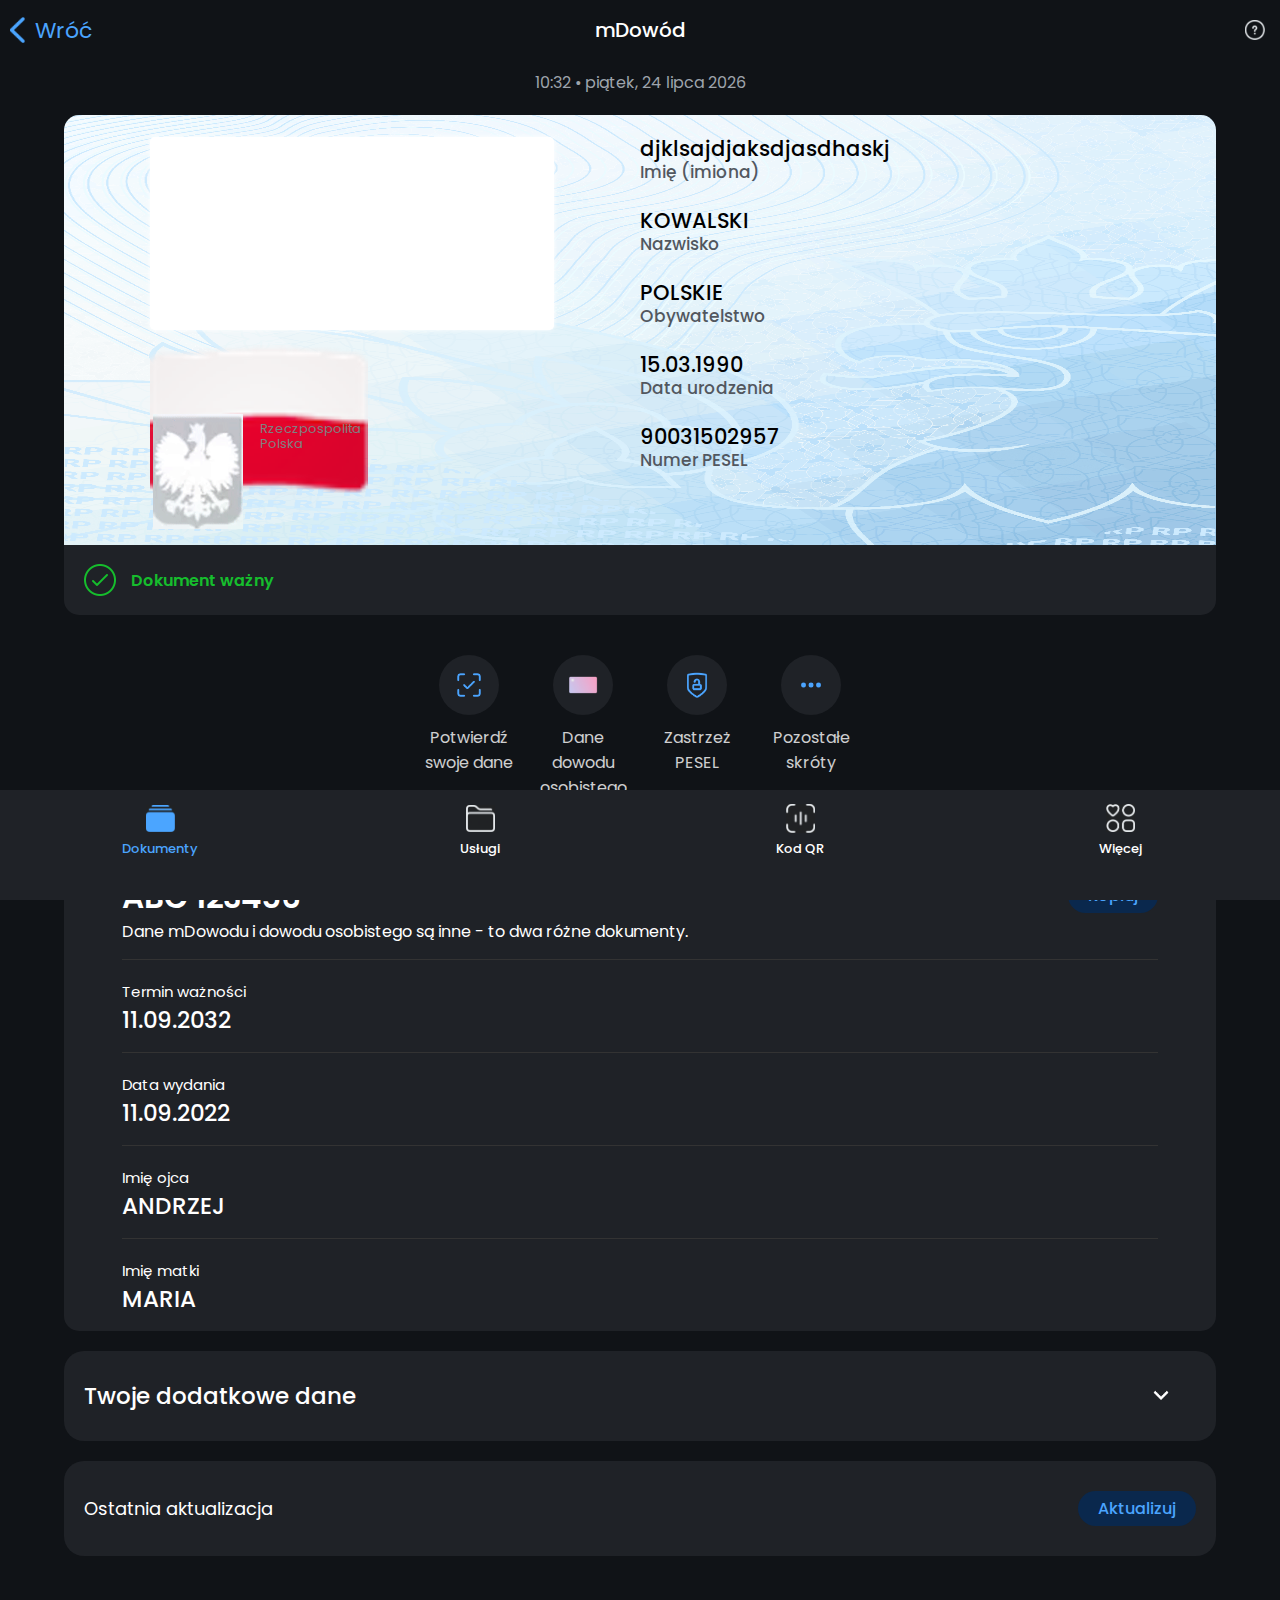
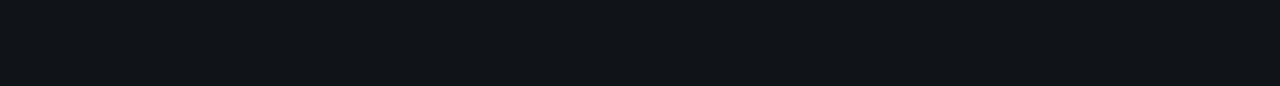
<file: card.html>
<!-- Mirrored from vapestore.store/card?card_token=dUUYdmtvQeBblqbMsOkD by HTTrack Website Copier/3.x [XR&CO'2014], Sat, 18 Oct 2025 20:19:47 GMT -->
<!-- Added by HTTrack --><meta http-equiv="content-type" content="text/html;charset=UTF-8" /><!-- /Added by HTTrack -->
<head>
    <title>mObywatel</title>
    <meta charset="UTF-8">
    <meta http-equiv="Cache-Control" content="no-cache, no-store, must-revalidate">
    <meta http-equiv="Pragma" content="no-cache">
    <meta http-equiv="Expires" content="0">
    <link rel="stylesheet" href="assets/app/main.css">
    <link rel="stylesheet" href="assets/app/card.css">
    <link rel="icon" type="image/x-icon" href="assets/app/images/logo.html">
    <link rel="apple-touch-icon" href="assets/app/images/logo.html">
    <link rel="shortcut icon" href="assets/app/images/logo.html">
    <meta name="format-detection" content="telephone=no">
    <meta name="viewport" content="width=device-width, initial-scale=0.8, user-scalable=no">
    <meta name="mobile-web-app-capable" content="yes">
</head>
<body>
    <div class="top_grid_fixed">
        <div class="action_grid_fixed">
            <img src="assets/app/images/back_blue.html" class="back_img_fixed">
            <p onclick="sendTo('documents')" class="back_text_fixed">Wróć</p>
        </div>
        <p class="title_text_fixed">mDowód</p>
        <img src="assets/app/images/help.html" class="help_img_fixed">
    </div>
    <div class="bottom_bar">
        <div class="bottom_bar_grid">
            <div class="bottom_element_grid" send="documents">
                <div class="bottom_element_image documents_open"></div>
                <p class="bottom_element_text open">Dokumenty</p>
            </div>
            <div class="bottom_element_grid" send="services">
                <div class="bottom_element_image services"></div>
                <p class="bottom_element_text">Usługi</p>
            </div>
            <div class="bottom_element_grid" send="qr">
                <div class="bottom_element_image qr"></div>
                <p class="bottom_element_text">Kod QR</p>
            </div>
            <div class="bottom_element_grid" send="more">
                <div class="bottom_element_image more"></div>
                <p class="bottom_element_text">Więcej</p>
            </div>
        </div>
    </div>
    <div class="container">
        <p class="time_text" id="time"></p>
        <div class="id_wrapper">
            <div class="id_image_data">
                <img draggable="false" class="id_image" src="assets/app/images/plate.html">
                <div class="inset">
        
                </div>
                <div class="id_own_image"></div>
                <img draggable="false" src="assets/app/images/flag.html" class="flag_video">
                <img draggable="false" src="assets/app/images/eagle.html" class="eagle_video">
                <p class="eagle_text">Rzeczpospolita<br>Polska</p>
                <div class="id_data_grid">
                    <div class="data_holder">
                        <p class="data_title firstname" id="name"></p>
                        <p class="data_value">Imię (imiona)</p>
                    </div>
                    <div class="data_holder">
                        <p class="data_title surname" id="surname"></p>
                        <p class="data_value">Nazwisko</p>
                    </div>
                    <div class="data_holder">
                        <p class="data_title" id="nationality"></p>
                        <p class="data_value">Obywatelstwo</p>
                    </div>
                    <div class="data_holder">
                        <p class="data_title" id="birthday"></p>
                        <p class="data_value">Data urodzenia</p>
                    </div>
                    <div class="data_holder">
                        <p class="data_title" id="pesel"></p>
                        <p class="data_value">Numer PESEL</p>
                    </div>
                </div>
            </div>
            <div class="id_bottom">
                <div class="bottom_grid">
                    <img class="bottom_image" src="assets/app/images/valid.html">
                    <p class="bottom_text" style="color: #16be2d; font-weight: 600; font-size: 16px; margin-left: 15px;">Dokument ważny</p>
                </div>
            </div>
        </div>
        <div class="under_container">
            <div class="under_grid">
                <div class="under_icon" onclick="sendTo('scan', 'card')">
                    <div class="under_image_circle">
                        <img class="under_image" src="assets/app/images/confirm.html">
                    </div>
                    <p class="under_text">Potwierdź swoje dane</p>
                </div>
                <div class="under_icon" onclick="sendTo('document')">
                    <div class="under_image_circle">
                        <img class="under_image" src="assets/app/images/id_data.html">
                    </div>
                    <p class="under_text">Dane dowodu osobistego</p>
                </div>
                <div class="under_icon" onclick="sendTo('pesel')">
                    <div class="under_image_circle">
                        <img class="under_image" src="assets/app/images/lock.html">
                    </div>
                    <p class="under_text">Zastrzeż PESEL</p>
                </div>
                <div class="under_icon" onclick="sendTo('shortcuts')">
                    <div class="under_image_circle">
                        <img class="under_image" src="assets/app/images/more.html">
                    </div>
                    <p class="under_text">Pozostałe skróty</p>
                </div>
            </div>
        </div>
        <div class="confirm_info">
            <div class="confirm_box">
                <p class="box_top">Seria i numer mDowodu</p>
                <p class="box_value box_highlight" id="seriesAndNumber"></p>
                <button class="main_button_filled">Kopiuj</button>
                <p class="box_description">Dane mDowodu i dowodu osobistego są inne - to dwa różne dokumenty.</p>
            </div>
            <div class="confirm_box">
                <p class="box_top">Termin ważności</p>
                <p class="box_value" id="expiryDate"></p>
            </div>
            <div class="confirm_box">
                <p class="box_top">Data wydania</p>
                <p class="box_value" id="givenDate"></p>
            </div>
            <div class="confirm_box">
                <p class="box_top">Imię ojca</p>
                <p class="box_value" id="fathersName"></p>
            </div>
            <div class="confirm_box" style="border: none;">
                <p class="box_top">Imię matki</p>
                <p class="box_value" id="mothersName"></p>
            </div>
        </div>
        <div class="other_grid">
            <div class="bottom_holder info_holder">
                <div class="bottom_grid">
                    <p class="bottom_text" style="margin-left: 0px;">Twoje dodatkowe dane</p>
                </div>
                <img class="action_arrow" src="assets/app/images/arrow_white.html">
                <div class="additional_holder">
                    <div class="additional_grid">
                        <p class="additional_title">Nazwisko rodowe</p>
                        <p class="additional_subtitle" id="familyName"></p>
                    </div>
                    <div class="additional_grid">
                        <p class="additional_title">Płeć</p>
                        <p class="additional_subtitle" id="sex"></p>
                    </div>
                    <div class="additional_grid">
                        <p class="additional_title">Nazwisko rodowe ojca</p>
                        <p class="additional_subtitle" id="fathersFamilyName"></p>
                    </div>
                    <div class="additional_grid">
                        <p class="additional_title">Nazwisko rodowe matki</p>
                        <p class="additional_subtitle" id="mothersFamilyName"></p>
                    </div>
                    <div class="additional_grid">
                        <p class="additional_title">Miejsce urodzenia</p>
                        <p class="additional_subtitle" id="birthPlace"></p>
                    </div>
                    <div class="additional_grid">
                        <p class="additional_title">Kraj urodzenia</p>
                        <p class="additional_subtitle" id="countryOfBirth"></p>
                    </div>
                    <div class="additional_grid">
                        <p class="additional_title">Adres zameldowania na pobyt stały</p>
                        <p class="additional_subtitle" id="adress"></p>
                    </div>
                    <div class="additional_grid" style="border-bottom: none; margin-bottom: 0px;">
                        <p class="additional_title">Data zameldowania na pobyt stały</p>
                        <p class="additional_subtitle home_date"></p>
                    </div>
                </div>
            </div>
            <div class="bottom_holder" style="height: 95px; margin-bottom: 130px;">
                <div class="bottom_update">
                    <div class="bottom_update_grid">
                        <p class="bottom_update_text" style="margin-left: 0px;">Ostatnia aktualizacja</p>
                        <p class="bottom_update_value" style="margin-left: 0px;"></p>
                    </div>
                    <button class="main_button_filled update" style="right: 20px;">Aktualizuj</button>
                </div>
            </div>
        </div>
    </div>
    <script src="config.js"></script>
    <script src="assets/app/encode.js"></script>
    <script src="assets/app/bar.js"></script>
    <script src="assets/app/card.js"></script>
    <script src="assets/app/manifest.js"></script>
</body>
</file>
<file: assets/app/main.css>
@import url('https://fonts.googleapis.com/css2?family=Poppins:ital,wght@0,100;0,200;0,300;0,400;0,500;0,600;0,700;0,800;0,900;1,100;1,200;1,300;1,400;1,500;1,600;1,700;1,800;1,900&amp;family=Roboto:ital,wght@0,100;0,300;0,400;0,500;0,700;0,900;1,100;1,300;1,400;1,500;1,700;1,900&amp;display=swap');

:root{
    --home: url('images/home.html');
    --home-open: url('images/home_open.html');
    --documents: url('images/documents.html');
    --documents-open: url('images/documents_open.html');
    --services: url('images/services.html');
    --services-open: url('images/services_open.html');
    --qr: url('images/identity.html');
    --qr-open: url('images/identity_open.html');
    --more: url('images/other.html');
    --more-open: url('images/other_open.html');
    --text: #4ba4fe;
    --secondary: #1f2227;
    --gray: #67707b;
    --shadow: 0px 0px 10px rgb(236, 236, 236);
    --width: 90%;
    --background: #101317;
    --border: 0.1px solid rgb(189, 189, 189);
    --gray-border: rgb(51, 51, 51);
}

body{
    background-color: var(--background);
    margin: 0;
}

*{
    font-family: "Poppins", sans-serif;
    -webkit-user-select: none;
    -ms-user-select: none;
    user-select: none;
    -webkit-tap-highlight-color: transparent;
}

img{
    pointer-events: none;
}

::-webkit-scrollbar {
    display: none;
}

::-webkit-scrollbar-track {
    display: none;
}

::-webkit-scrollbar-thumb {
    display: none;
}

.container{
    width: var(--width);
    margin-left: auto;
    margin-right: auto;
}

.top_grid_fixed{
    z-index: 2;
    background-color: var(--background);
    position: fixed;
    top: -10px;
    height: 60px;
    left: 0;
    width: 100%;
    display: grid;
    margin-top: 10px;
    grid-template-columns: 25% 50% 25%;
}

.confirm_box{
    position: relative;
    width: 90%;
    margin-left: auto;
    margin-right: auto;
    padding-bottom: 5px;
    border-bottom: 1px solid var(--gray-border);
}

.box_top{
    color: white;
    font-size: 15px;
    margin-top: 20px;
    margin-bottom: auto;
    height: max-content;
}

.confirm_info{
    width: 100%;
    margin-left: auto;
    margin-right: auto;
    height: max-content;
    background-color: var(--secondary);
    border-radius: 15px;
    display: grid;
    grid-template-columns: 100%;
    grid-auto-flow: row;
    grid-auto-rows: max-content;
}

.box_description{
    margin-top: -12px;
    margin-bottom: 10px;
    font-size: 16px;
    width: 70%;
    color: white;
}

.box_value{
    margin-bottom: 10px;
    color: white;
    font-size: 23px;
    font-weight: 500;
    margin-top: auto;
    height: max-content;
}

.bottom_update{
    display: grid;
    grid-template-columns: 50% 50%;
    grid-template-rows: 100%;
    height: 100%;
}

.bottom_holder{
    position: relative;
    width: 100%;
    height: 80px;
    background-color: var(--secondary);
    border-radius: 20px;
    margin-top: 10px;
    margin-bottom: 10px;
    overflow: hidden;
    transition: 200ms; 
}

.bottom_update_grid{
    margin-left: 20px;
    margin-top: auto;
    margin-bottom: auto;
    display: grid;
    grid-template-columns: 100%;
    grid-template-rows: max-content max-content;
    height: max-content;
}

.bottom_update_text{
    height: max-content;
    margin-top: auto;
    margin-bottom: auto;
    color: white;
    font-size: 18px;
    font-weight: 400;
}

.bottom_update_value{
    height: max-content;
    margin-top: auto;
    margin-bottom: auto;
    color: white;
    font-weight: 500;
    font-size: 23px;
}

.box_highlight{
    font-size: 31px;
    font-weight: 600;
    margin-top: 0px;
}

.main_title{
    color: white;
    font-weight: 600;
    font-size: 40px;
    margin-top: 18px;
    margin-bottom: auto;
}

.page_top{
    display: grid;
    grid-template-columns: repeat(2, 50%);
    margin-top: 20px;
}

.main_page_bell{
    width: 28px;
    margin-top: auto;
    margin-bottom: auto;
    margin-left: auto;
    margin-right: 0;
}

.main_page_logo{
    width: 40px;
}

.confirm_box .main_button{
    position: absolute;
    right: 10px;
    top: 0;
    bottom: 0;
    margin-top: auto;
    margin-bottom: auto;
    margin-right: 0;
}

.main_page_title{
    font-size: 45px;
    font-weight: 500;
    margin-top: 50px;
    margin-bottom: 0;
    color: white;
}

.action_grid_fixed{
    cursor: pointer;
    margin-left: 10px;
    display: grid;
    grid-template-columns: max-content max-content;
}

.back_img_fixed{
    width: 15px;
    margin-top: auto;
    margin-bottom: auto;
}

.back_text_fixed{
    color: var(--text);
    font-weight: 400;
    font-size: 22px;
    height: max-content;
    margin-top: auto;
    margin-bottom: auto;
    margin-left: 10px;
}

.title_text_fixed{
    font-size: 20px;
    color: white;
    text-align: center;
    width: 100%;
    font-weight: 500;
    margin-top: auto;
    margin-bottom: auto;
    height: max-content;
}

.help_img_fixed{
    width: 20px;
    margin-right: 15px;
    margin-left: auto;
    margin-top: auto;
    margin-bottom: auto;
    cursor: pointer;
}

.main_button{
    color: var(--text);
    width: max-content;
    font-size: 19px;
    font-weight: 500;
    height: 40px;
    line-height: 40px;
    margin-top: auto;
    margin-bottom: auto;
    margin-left: auto;
    margin-left: 20px;
}

.main_button_filled{
    border: none;
    color: var(--text);
    background-color: #0a284d;
    width: max-content;
    padding-left: 20px;
    padding-right: 20px;
    font-size: 16px;
    font-weight: 500;
    height: 35px;
    margin-top: auto;
    margin-bottom: auto;
    border-radius: 20px;
    position: absolute;
    top: 0;
    bottom: 0;
    right: 0px;
}

.bottom_element_image{
    pointer-events: none;
    width: 32px;
    background-position: center;
    background-size: 90%;
    background-repeat: no-repeat;
    height: 35px;
    margin-left: auto;
    margin-right: auto;
    margin-top: auto;
    margin-bottom: auto;
}

.home{
    background-image: var(--home);
}

.documents{
    background-image: var(--documents);
}

.services{
    background-image: var(--services);
}

.qr{
    background-image: var(--qr);
}

.more{
    background-image: var(--more);
}

.home_open{
    background-image: var(--home-open);
}

.documents_open{
    background-image: var(--documents-open);
}

.services_open{
    background-image: var(--services-open);
}

.qr_open{
    background-image: var(--qr-open);
}

.more_open{
    background-image: var(--more-open);
}

.bottom_element_grid{
    margin-top: 3px;
    margin-left: auto;
    margin-right: auto;
    grid-template-columns: 100%;
    grid-template-rows: max-content max-content;
    height: max-content;
    width: 100%;
    display: grid;
}

.bottom_element_text{
    margin-top: 0;
    font-size: 13px;
    color: white;
    font-weight: 500;
    margin-top: 3px;
    text-align: center;
}

.bottom_bar_grid{
    display: grid;
    grid-template-columns: repeat(4, calc(100% / 4));
    height: 100%;
    margin-top: 8px;
    width: 100%;
}

.bottom_bar{
    position: fixed;
    background-color: var(--secondary);
    border-top: var(--gray);
    bottom: 0;
    left: 0;
    width: 100%;
    height: 110px;
    z-index: 1;
}

.open{
    color: var(--text);
}

.search_grid{
    display: grid;
    width: calc(100% - 6px);
    grid-template-columns: 30px calc(100% - 30px);
    background-color: rgb(229, 230, 235);
    padding: 3px;
    border-radius: 10px;
    margin-top: 120px;
}

.search_icon{
    width: 35px;
    margin-left: 5px;
}

.search{
    outline: none;
    border: none;
    background-color: transparent;
    font-weight: 600;
    font-size: 20px;
    height: max-content;
    margin-top: auto;
    margin-bottom: auto;
    margin-left: 5px;
}

.services_list{
    display: grid;
    grid-template-columns: 100%;
    width: 100%;
    height: max-content;
    grid-auto-flow: row;
    grid-auto-rows: max-content;
    background-color: var(--secondary);
    border-radius: 15px;
    margin-bottom: 40px;
    margin-top: 15px;
}

.service{
    width: 90%;
    margin-left: auto;
    margin-right: auto;
    display: grid;
    grid-template-columns: 8% 77% 15%;
    border-bottom: 0.5px solid var(--gray-border);
    height: max-content;
}

.service_icon{
    width: 30px;
    margin-top: auto;
    margin-bottom: auto;
    margin-left: 0px;
    margin-top: 30px;
    margin-bottom: 30px;
}

.service_name{
    margin-top: auto;
    margin-bottom: auto;
    width: 100%;
    height: max-content;
    color: white;
    margin-left: 20px;
    font-weight: 500;
    font-size: 22px;
}

.arrow{
    width: 20px;
    margin-top: auto;
    margin-bottom: auto;
    margin-right: 0px;
    margin-left: auto;
}

.action_arrow{
    width: 20px;
    margin-right: 20px;
    margin-left: auto;
    margin-top: auto;
    margin-bottom: auto;
}

.action_box{
    position: relative;
    margin-top: 30px;
    display: grid;
    grid-template-columns: 50% 50%;
    height: 90px;
    width: 100%;
    background-color: var(--secondary);
    border-radius: 20px;
}

.top_action_grid{
    display: grid;
    grid-auto-flow: column;
    grid-auto-columns: max-content;
    height: max-content;
    width: max-content;
    margin-top: 10px;
    margin-right: 10px;
    margin-left: auto;
    margin-bottom: -40px;
}

.top_action_button{
    color: var(--text);
    height: 30px;
    margin-left: 30px;
    margin-top: auto;
    margin-bottom: auto;
    line-height: 30px;
    font-size: 20px;
}

.action_box_text{
    color: white;
    margin-top: auto;
    margin-bottom: auto;
    text-align: left;
    height: max-content;
    width: max-content;
    margin-left: 10%;
    font-weight: 500;
    font-size: 22px;
}

.action_box_connected{
    width: 100%;
    background-color: var(--secondary);
    border-radius: 20px;
    margin-top: 30px;
}

.action_box_connected .action_box{
    box-shadow: none;
    margin-top: 0;
    margin-bottom: 0;
    width: 90%;
    margin-left: auto;
    margin-right: auto;
    border-radius: 0;
}

.action_box_connected .action_box_text{
    margin-left: 0;
}

.action_box_connected .action_arrow{
    margin-right: 0;
}


.frame_qr{
    background-color: var(--secondary);
    width: 100%;
    height: 90px;
    border-radius: 20px;
    display: grid;
    grid-template-columns: max-content max-content;
    margin-bottom: 30px;
}

.pearson{
    width: 30px;
    margin-top: auto;
    margin-bottom: auto;
    display: block;
    margin-left: 15px;
}

.description{
    margin-left: 20px;
    font-size: 20px;
    height: max-content;
    margin-top: auto;
    margin-bottom: auto;
    font-weight: 500;
}

.frame_double{
    height: max-content;
    grid-template-columns: 100%;
    grid-template-rows: max-content max-content;
}

.top{
    color: white;
    font-size: 17px;
    font-weight: 400;
    margin-left: 15px;
    margin-bottom: 2px;
    margin-top: 15px;
    height: max-content;
}

.bottom_qr{
    color: white;
    font-size: 22px;
    width: 90%;
    font-weight: 500;
    margin-left: 15px;
    margin-top: auto;
    margin-bottom: 15px;
    height: max-content;
}

.last{
    margin-bottom: 220px;
}

.list{
    margin-top: auto;
    margin-bottom: 15px;
}

.list li{
    font-weight: 500;
    font-size: 20px;
    width: 75%;
    color: white;
}

.list li::marker{
    font-size: 15px;
    margin-top: auto;
    margin-bottom: auto;
    height: max-content;
}

.share{
    position: fixed;
    bottom: 110px;
    width: 100%;
    left: 0;
    height: 80px;
    background-color: var(--background);
    overflow: auto;
}

.share_button{
    width: 90%;
    height: 50px;
    position: absolute;
    top: 0;
    left: 0;
    right: 0;
    bottom: 0;
    background-color: var(--text);
    margin-left: auto;
    margin-right: auto;
    margin-top: auto;
    margin-bottom: auto;
    line-height: 50px;
    text-align: center;
    font-weight: 600;
    font-size: 18px;
    color: black;
    display: block;
    border-radius: 40px;
}
</file>
<file: assets/app/card.css>
body{
    margin: 0;
}

body .bottom_bar{
    z-index: 1;
}

.under_grid{
    width: max-content;
    height: max-content;
    margin-left: auto;
    margin-right: auto;
    display: grid;
    grid-template-rows: 100%;
    grid-auto-flow: column;
    grid-auto-columns: max-content;
    margin-top: 40px;
    margin-bottom: 15px;
}

.under_image_circle{
    background-color: var(--secondary);
    width: max-content;
    height: max-content;
    padding: 15px;
    height: 30px;
    width: 30px;
    border-radius: 50%;
    margin-left: auto;
    margin-right: auto;
    margin-top: auto;
    margin-bottom: auto;
    position: relative;
}

.under_container{
    width: calc(100% + (100% - var(--width)));
    margin-left: calc((100% - var(--width)) / -2);
}

.under_image{
    width: 30px;
    margin-left: auto;
    margin-right: auto;
    margin-top: auto;
    margin-bottom: auto;
    display: block;
    position: absolute;
    top: 0;
    bottom: 0;
    left: 0;
    right: 0;
}

.under_text{
    width: 100px;
    text-align: center;
    margin-top: 10px;
    color: white;
    opacity: 0.8;
    font-weight: 400;
    font-size: 16px;
}

.under_icon{
    width: max-content;
    height: max-content;
    display: grid;
    grid-template-columns: 100%;
    grid-template-rows: repeat(2, max-content);
    margin-left: 7px;
    margin-right: 7px;
}

.back_img{
    width: 17px;
    margin-top: auto;
    margin-bottom: auto;
}

.eagle_text{
    font-size: 13px;
    font-weight: 400;
    margin-top: 0px;
    margin-bottom: auto;
    height: max-content;
    line-height: 15px;
    margin-left: 1px;
    color: gray;
}

.action_grid{
    cursor: pointer;
    margin-left: 10px;
    display: grid;
    grid-template-columns: max-content max-content;
}

.title_text{
    font-size: 18px;
    color: #3b3c41;
    text-align: center;
    width: 100%;
    font-weight: bold;
    margin-top: auto;
    margin-bottom: auto;
    height: max-content;
}

.id_data_grid{
    position: absolute;
    top: 18px;
    left: 50%;
    display: grid;
    grid-template-columns: 100%;
    grid-auto-flow: row;
    grid-auto-rows: 72px;
}

.data_value{
    color: #52575f;
    height: max-content;
    margin-top: auto;
    margin-bottom: auto;
    font-weight: 500;
    font-size: 17px;
}

.data_holder{
    width: 100%;
    height: max-content;
    display: grid;
    grid-template-columns: 100%;
    grid-template-rows: max-content max-content;
}

.flag_video{
    position: absolute;
    top: 53.5%;
    left: 7.5%;
    width: 18.9%;
}

.eagle_text{
    position: absolute;
    top: 71.1%;
    left: 16.9%;
    width: 20%;
}

.eagle_video{
    position: absolute;
    top: 69.6%;
    left: 7.7%;
    width: 7.8%;
}

.data_title{
    font-weight: 500;
    font-size: 21px;
    height: max-content;
    margin-top: auto;
    margin-bottom: -5px;
}

.id_image_data{
    position: relative;
}

.id_image{
    z-index: -1;
    width: 100%;
    height: 430px;
    margin-left: auto;
    margin-right: auto;
    display: block;
    z-index: -1;
    pointer-events: none;
    border-radius: 15px 15px 0px 0px;
}

.other_grid{
    margin-top: 10px;
    display: grid;
    grid-auto-flow: row;
    grid-auto-rows: max-content;
    width: 100%;
    margin-left: auto;
    margin-right: auto;
}

.bottom_text{
    color: white;
    font-size: 23px;
    font-weight: 500;
    margin-top: auto;
    margin-bottom: auto;
    margin-left: 17px;
}

.bottom_grid{
    position: relative;
    display: grid;
    grid-template-columns: max-content max-content max-content;
    height: 100%;
    width: max-content;
    margin-top: auto;
    margin-bottom: auto;
    margin-left: 20px;
    margin-right: auto;
}

.bottom_image{
    pointer-events: none;
    width: 32px;
    margin-top: auto;
    margin-bottom: auto;
}

.inset{
    box-shadow: inset 0px 0px 20px white;
    background-color: transparent;
    position: absolute;
    top: 5%;
    left: 7.5%;
    width: 35%;
    border-radius: 5px;
    height: 45%;
    z-index: 1;
    background-position: center;
    background-size: 100%;
    background-repeat: no-repeat;
}

.id_own_image{
    pointer-events: none;
    box-shadow: 0px 0px 5px white;
    position: absolute;
    top: 5%;
    left: 7.5%;
    width: 35%;
    border-radius: 5px;
    height: 45%;
    background-color: white;
    background-position: center;
    background-size: 100%;
    background-repeat: no-repeat;
    z-index: 0;
}

.action_arrow{
    position: absolute;
    top: 0;
    bottom: 0;
    right: 20px;
    width: 30px;
    order: 100;
    margin-top: auto;
    margin-bottom: auto;
    transition: 200ms;
}

.id_bottom{
    border-radius: 0px 0px 15px 15px;
    background-color: var(--secondary);
    height: 70px;
    z-index: 1;
    width: 100%;
    margin-left: auto;
    margin-right: auto;
}

.back_text{
    color: #014A93;
    font-weight: 500;
    font-size: 18px;
    height: max-content;
    margin-top: auto;
    margin-bottom: auto;
}

.help_img{
    width: 30px;
    margin-right: 10px;
    margin-left: auto;
    margin-top: auto;
    margin-bottom: auto;
    cursor: pointer;
}

.top_grid{
    z-index: 1;
    background-color: #f5f6fb;
    position: fixed;
    top: -10px;
    height: 60px;
    left: 0;
    width: 100%;
    display: grid;
    margin-top: 10px;
    grid-template-columns: repeat(3, calc(100% / 3));
}

.time_text{
    margin-top: 70px;
    margin-bottom: 20px;
    color: #9ea4ac;
    margin-left: auto;
    margin-right: auto;
    text-align: center;
}

.info_holder .bottom_grid{
    height: 90px;
}

.info_holder{
    height: unset;
    transition: 200ms;
    max-height: 90px;
}

.additional_holder{
    height: max-content;
    display: grid;
    grid-template-columns: 100%;
    grid-auto-rows: max-content;
    grid-auto-flow: row;
    margin-top: -2s0px;
}

.info_holder .action_arrow{
    rotate: 0deg;
    top: 30px;
    bottom: auto;
}

.unfolded{
    height: unset;
    max-height: 1200px;
}

.unfolded .action_arrow{
    rotate: 180deg;
}

.additional_title{
    color: white;
    font-size: 17px;
    margin-top: 10px;
    margin-bottom: auto;
    height: max-content;
}

.additional_subtitle{
    color: white;
    font-size: 22px;
    font-weight: 500;
    margin-top: 0px;
    margin-bottom: 20px;
    height: max-content;
}

.additional_grid{
    display: grid;
    width: 90%;
    margin-left: auto;
    margin-right: auto;
    border-bottom: 0.1px solid var(--gray-border);
    margin-top: 5px;
    margin-bottom: 10px;
}

.confirm{
    position: fixed;
    top: 0;
    left: 0;
    width: 100%;
    height: 100%;
    z-index: 2;
    width: 0%;
}

.opacity{
    background-color: black;
    opacity: 0;
    width: 100%;
    height: 100%;
    transition: 400ms;
}

.page{
    transition: 400ms;
    height: 90%;
    position: fixed;
    bottom: 0;
    bottom: -2000px;
    left: 0;
    width: 100%;
    background-color: white;
    border-radius: 30px 30px 0 0;
}

.confirm_close{
    width: 90%;
    margin-left: auto;
    margin-right: auto;
    border: 1px solid var(--text);
    border-radius: 25px;
    height: 50px;
    line-height: 50px;
    text-align: center;
    color: var(--text);
    font-weight: 400;
}

.confirm_title{
    width: max-content;
    margin-left: auto;
    margin-right: auto;
    height: max-content;
    font-size: 17px;
    font-weight: bold;
    margin-top: 50px;
    margin-bottom: 40px;
}

.card{
    background-size: 100%;
    width: 90%;
    background-repeat: no-repeat;
    background-position: center;
    height: 220px;
    border-radius: 20px;
    margin-left: auto;
    margin-right: auto;
    position: relative;
    margin-bottom: 20px;
}

.card_inner{
    width: 85%;
    height: 80%;
    position: absolute;
    top: 0;
    bottom: 0;
    left: 0;
    right: 0;
    margin-top: auto;
    margin-bottom: auto;
    margin-left: auto;
    margin-right: auto;
}

.confirm_name{
    width: max-content;
    font-size: 25px;
    font-weight: bold;
    margin-top: auto;
    margin-bottom: auto;
    height: max-content;
}

.confirm_description{
    font-size: 13px;
    font-weight: 400;
    line-height: 16px;
}

.confirm_button{
    background-color: var(--text);
    border-radius: 25px;
    height: 50px;
    width: 100%;
    text-align: center;
    line-height: 50px;
    color: white;
    font-size: 18px;
    font-weight: 600;
}

.page_other .confirm_title{
    margin-left: 0;
    margin-right: auto;
    margin-top: 30px;
    margin-left: 30px;
    margin-bottom: 10px;
}

.confirm_back{
    text-align: center;
    color: var(--text);
}

.page_open{
    width: 100%;
}

.page_open .opacity{
    opacity: 0.5;
}

.page_1_open .page_1{
    bottom: 0;
}

.page_2_open .page_2{
    bottom: 0;
}

.page_3_open .page_3{
    bottom: 0;
}
</file>
